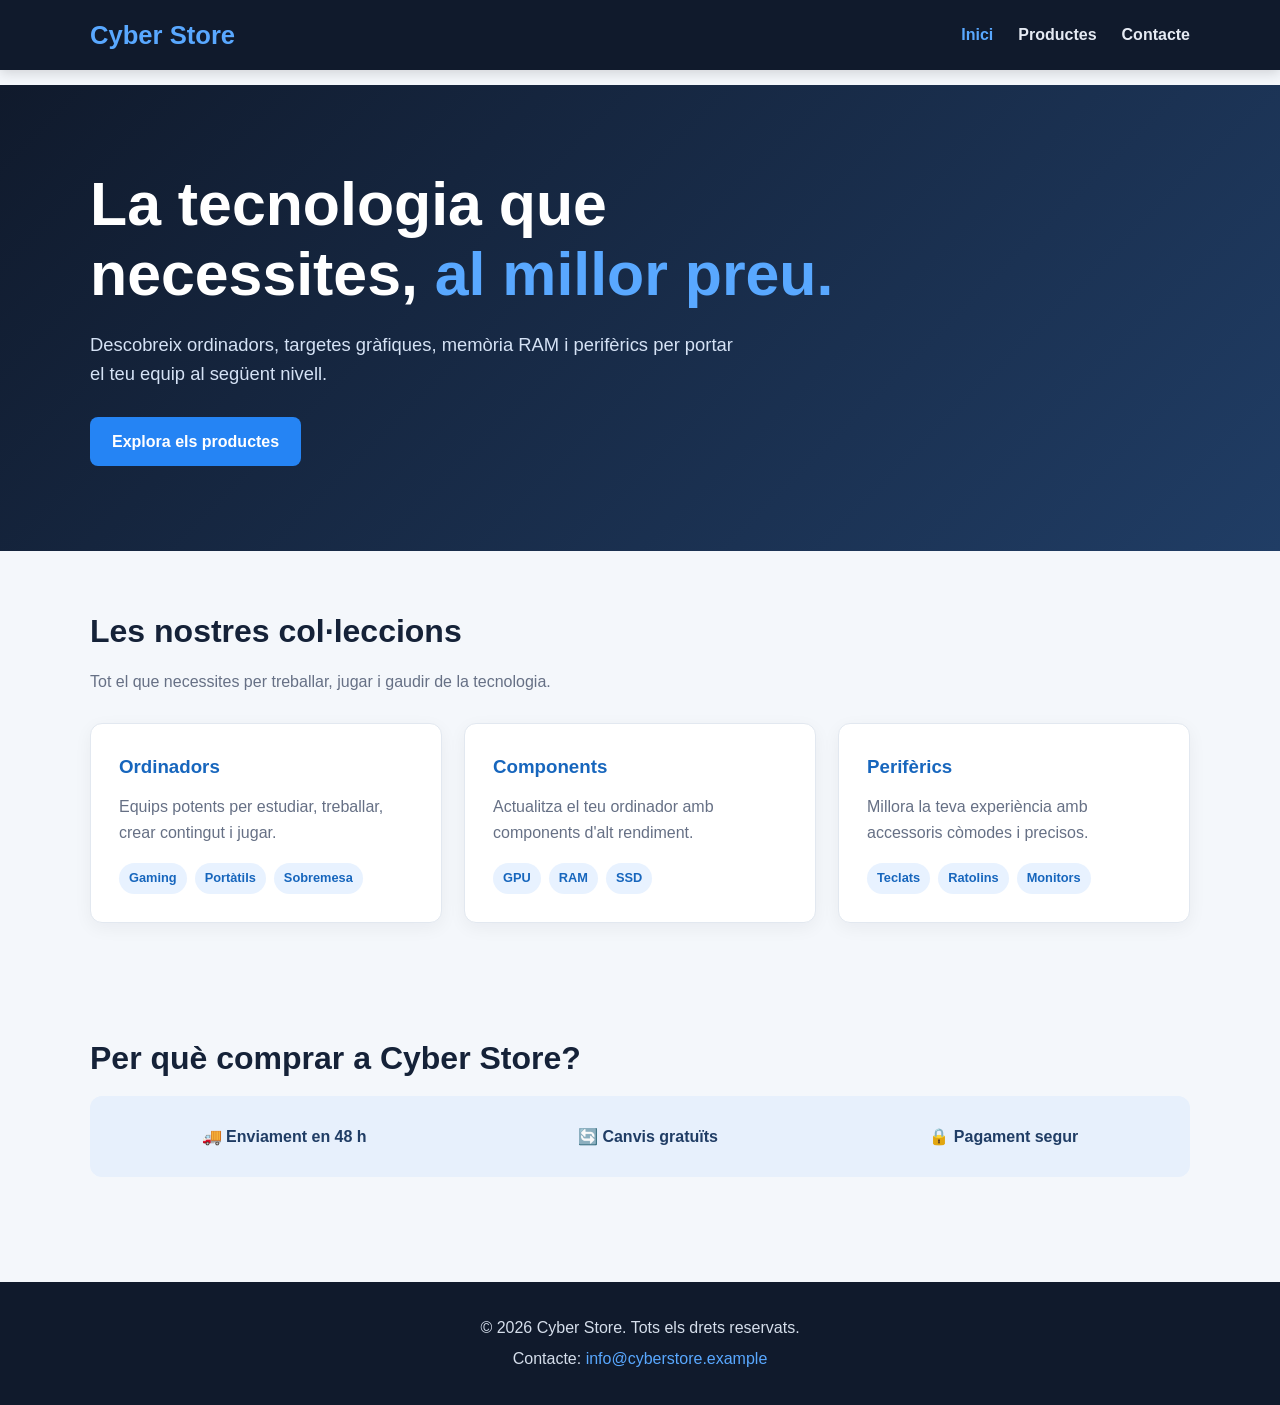
<file: index.html>
<!DOCTYPE html>
<html lang="ca">
<head>
    <meta charset="UTF-8">
    <meta name="viewport" content="width=device-width, initial-scale=1.0">
    <title>Cyber Store | Inici</title>
    <link rel="stylesheet" href="global.css">
</head>
<body>

    <header class="navbar">
        <nav class="nav-container">
            <a href="index.html" class="logo">Cyber Store</a>

            <ul class="nav-links">
                <li><a href="index.html" class="active">Inici</a></li>
                <li><a href="productes.html">Productes</a></li>
                <li><a href="contacte.html">Contacte</a></li>
            </ul>
        </nav>
    </header>

    <main>
        <section class="hero">
            <div class="hero-content">
                <h1>
                    La tecnologia que necessites,
                    <span class="highlight">al millor preu.</span>
                </h1>

                <p>
                    Descobreix ordinadors, targetes gràfiques,
                    memòria RAM i perifèrics per portar el teu
                    equip al següent nivell.
                </p>

                <a href="productes.html" class="btn">
                    Explora els productes
                </a>
            </div>
        </section>

        <section class="section">
            <div class="container">
                <h2 class="section-title">Les nostres col·leccions</h2>

                <p class="section-description">
                    Tot el que necessites per treballar, jugar
                    i gaudir de la tecnologia.
                </p>

                <div class="collection-grid">

                    <article class="collection-card">
                        <h3>Ordinadors</h3>
                        <p>
                            Equips potents per estudiar, treballar,
                            crear contingut i jugar.
                        </p>

                        <div class="tag-list">
                            <span class="tag">Gaming</span>
                            <span class="tag">Portàtils</span>
                            <span class="tag">Sobremesa</span>
                        </div>
                    </article>

                    <article class="collection-card">
                        <h3>Components</h3>
                        <p>
                            Actualitza el teu ordinador amb
                            components d'alt rendiment.
                        </p>

                        <div class="tag-list">
                            <span class="tag">GPU</span>
                            <span class="tag">RAM</span>
                            <span class="tag">SSD</span>
                        </div>
                    </article>

                    <article class="collection-card">
                        <h3>Perifèrics</h3>
                        <p>
                            Millora la teva experiència amb
                            accessoris còmodes i precisos.
                        </p>

                        <div class="tag-list">
                            <span class="tag">Teclats</span>
                            <span class="tag">Ratolins</span>
                            <span class="tag">Monitors</span>
                        </div>
                    </article>

                </div>
            </div>
        </section>

        <section class="section">
            <div class="container">
                <h2 class="section-title">Per què comprar a Cyber Store?</h2>

                <div class="benefits">
                    <div class="benefit">🚚 Enviament en 48 h</div>
                    <div class="benefit">🔄 Canvis gratuïts</div>
                    <div class="benefit">🔒 Pagament segur</div>
                </div>
            </div>
        </section>
    </main>

    <footer class="footer">
        <div class="container">
            <p>&copy; 2026 Cyber Store. Tots els drets reservats.</p>
            <p>
                Contacte:
                <a href="mailto:info@cyberstore.example">
                    info@cyberstore.example
                </a>
            </p>
        </div>
    </footer>

</body>
</html>
</file>
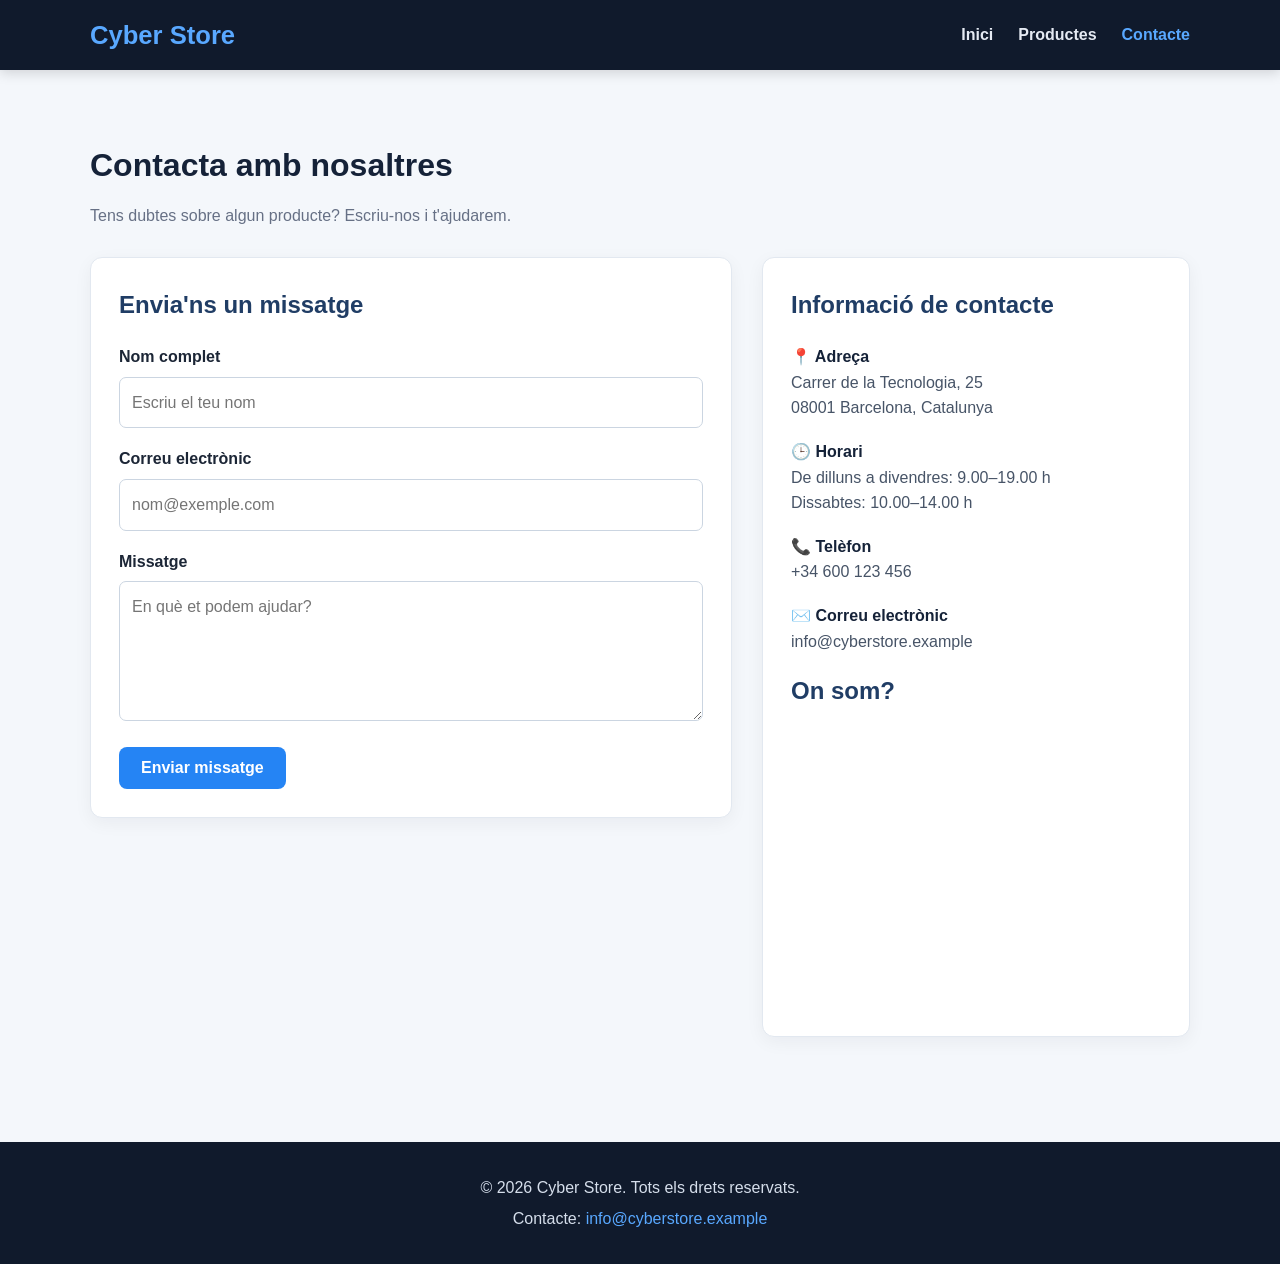
<file: contacte.html>
<!DOCTYPE html>
<html lang="ca">
<head>
    <meta charset="UTF-8">
    <meta name="viewport" content="width=device-width, initial-scale=1.0">
    <title>Cyber Store | Contacte</title>
    <link rel="stylesheet" href="global.css">
</head>
<body>

    <header class="navbar">
        <nav class="nav-container">
            <a href="index.html" class="logo">Cyber Store</a>

            <ul class="nav-links">
                <li><a href="index.html">Inici</a></li>
                <li><a href="productes.html">Productes</a></li>
                <li><a href="contacte.html" class="active">Contacte</a></li>
            </ul>
        </nav>
    </header>

    <main>
        <section class="section">
            <div class="container">
                <h1 class="section-title">Contacta amb nosaltres</h1>

                <p class="section-description">
                    Tens dubtes sobre algun producte?
                    Escriu-nos i t'ajudarem.
                </p>

                <div class="contact-grid">

                    <section class="contact-card">
                        <h2>Envia'ns un missatge</h2>

                        <form action="#" method="post">
                            <div class="form-group">
                                <label for="nom">Nom complet</label>
                                <input
                                    type="text"
                                    id="nom"
                                    name="nom"
                                    placeholder="Escriu el teu nom"
                                    required
                                >
                            </div>

                            <div class="form-group">
                                <label for="email">Correu electrònic</label>
                                <input
                                    type="email"
                                    id="email"
                                    name="email"
                                    placeholder="nom@exemple.com"
                                    required
                                >
                            </div>

                            <div class="form-group">
                                <label for="missatge">Missatge</label>
                                <textarea
                                    id="missatge"
                                    name="missatge"
                                    placeholder="En què et podem ajudar?"
                                    required
                                ></textarea>
                            </div>

                            <button type="submit" class="btn">
                                Enviar missatge
                            </button>
                        </form>
                    </section>

                    <aside class="contact-card">
                        <h2>Informació de contacte</h2>

                        <ul class="contact-details">
                            <li>
                                <strong>📍 Adreça</strong>
                                Carrer de la Tecnologia, 25<br>
                                08001 Barcelona, Catalunya
                            </li>

                            <li>
                                <strong>🕒 Horari</strong>
                                De dilluns a divendres: 9.00–19.00 h<br>
                                Dissabtes: 10.00–14.00 h
                            </li>

                            <li>
                                <strong>📞 Telèfon</strong>
                                +34 600 123 456
                            </li>

                            <li>
                                <strong>✉️ Correu electrònic</strong>
                                info@cyberstore.example
                            </li>
                        </ul>

                        <h2>On som?</h2>

                        <iframe
                            class="map"
                            src="https://maps.google.com/maps?q=Barcelona%2C%20Catalunya&t=&z=13&ie=UTF8&iwloc=&output=embed"
                            title="Mapa de Barcelona"
                            loading="lazy"
                            allowfullscreen
                            referrerpolicy="no-referrer-when-downgrade"
                        ></iframe>
                    </aside>

                </div>
            </div>
        </section>
    </main>

    <footer class="footer">
        <div class="container">
            <p>&copy; 2026 Cyber Store. Tots els drets reservats.</p>
            <p>
                Contacte:
                <a href="mailto:info@cyberstore.example">
                    info@cyberstore.example
                </a>
            </p>
        </div>
    </footer>

</body>
</html>
</file>
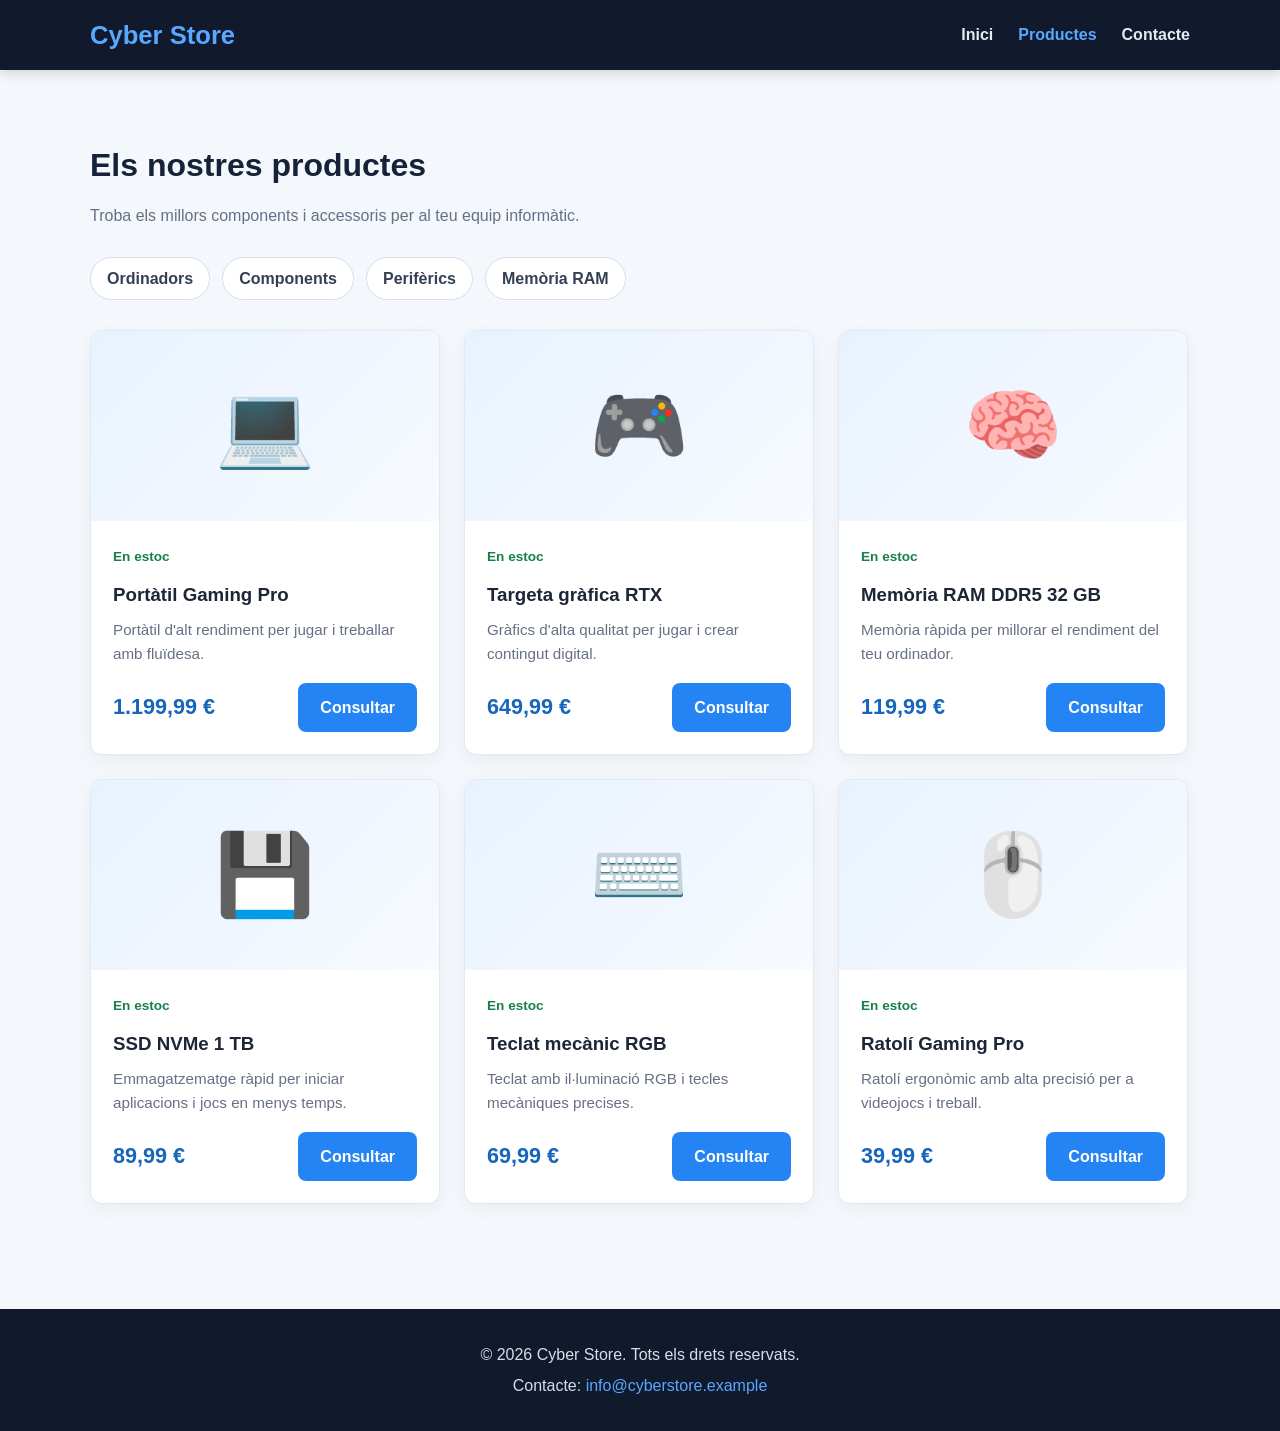
<file: productes.html>
<!DOCTYPE html>
<html lang="ca">
<head>
    <meta charset="UTF-8">
    <meta name="viewport" content="width=device-width, initial-scale=1.0">
    <title>Cyber Store | Productes</title>
    <link rel="stylesheet" href="global.css">
</head>
<body>

    <header class="navbar">
        <nav class="nav-container">
            <a href="index.html" class="logo">Cyber Store</a>

            <ul class="nav-links">
                <li><a href="index.html">Inici</a></li>
                <li><a href="productes.html" class="active">Productes</a></li>
                <li><a href="contacte.html">Contacte</a></li>
            </ul>
        </nav>
    </header>

    <main>
        <section class="section">
            <div class="container">
                <h1 class="section-title">Els nostres productes</h1>

                <p class="section-description">
                    Troba els millors components i accessoris
                    per al teu equip informàtic.
                </p>

                <nav class="filters" aria-label="Categories de productes">
                    <a href="#ordinadors" class="filter-link">Ordinadors</a>
                    <a href="#components" class="filter-link">Components</a>
                    <a href="#periferics" class="filter-link">Perifèrics</a>
                    <a href="#memoria" class="filter-link">Memòria RAM</a>
                </nav>

                <div class="product-grid">

                    <article class="product-card" id="ordinadors">
                        <div class="product-image" role="img"
                             aria-label="Ordinador portàtil">
                            💻
                        </div>

                        <div class="product-info">
                            <span class="stock">En estoc</span>
                            <h3>Portàtil Gaming Pro</h3>
                            <p>
                                Portàtil d'alt rendiment per jugar
                                i treballar amb fluïdesa.
                            </p>

                            <div class="product-bottom">
                                <span class="price">1.199,99 €</span>
                                <a href="contacte.html" class="btn">
                                    Consultar
                                </a>
                            </div>
                        </div>
                    </article>

                    <article class="product-card" id="components">
                        <div class="product-image" role="img"
                             aria-label="Targeta gràfica">
                            🎮
                        </div>

                        <div class="product-info">
                            <span class="stock">En estoc</span>
                            <h3>Targeta gràfica RTX</h3>
                            <p>
                                Gràfics d'alta qualitat per jugar
                                i crear contingut digital.
                            </p>

                            <div class="product-bottom">
                                <span class="price">649,99 €</span>
                                <a href="contacte.html" class="btn">
                                    Consultar
                                </a>
                            </div>
                        </div>
                    </article>

                    <article class="product-card">
                        <div class="product-image" role="img"
                             aria-label="Memòria RAM">
                            🧠
                        </div>

                        <div class="product-info">
                            <span class="stock">En estoc</span>
                            <h3>Memòria RAM DDR5 32 GB</h3>
                            <p>
                                Memòria ràpida per millorar
                                el rendiment del teu ordinador.
                            </p>

                            <div class="product-bottom">
                                <span class="price">119,99 €</span>
                                <a href="contacte.html" class="btn">
                                    Consultar
                                </a>
                            </div>
                        </div>
                    </article>

                    <article class="product-card">
                        <div class="product-image" role="img"
                             aria-label="Disc SSD">
                            💾
                        </div>

                        <div class="product-info">
                            <span class="stock">En estoc</span>
                            <h3>SSD NVMe 1 TB</h3>
                            <p>
                                Emmagatzematge ràpid per iniciar
                                aplicacions i jocs en menys temps.
                            </p>

                            <div class="product-bottom">
                                <span class="price">89,99 €</span>
                                <a href="contacte.html" class="btn">
                                    Consultar
                                </a>
                            </div>
                        </div>
                    </article>

                    <article class="product-card" id="periferics">
                        <div class="product-image" role="img"
                             aria-label="Teclat mecànic">
                            ⌨️
                        </div>

                        <div class="product-info">
                            <span class="stock">En estoc</span>
                            <h3>Teclat mecànic RGB</h3>
                            <p>
                                Teclat amb il·luminació RGB
                                i tecles mecàniques precises.
                            </p>

                            <div class="product-bottom">
                                <span class="price">69,99 €</span>
                                <a href="contacte.html" class="btn">
                                    Consultar
                                </a>
                            </div>
                        </div>
                    </article>

                    <article class="product-card">
                        <div class="product-image" role="img"
                             aria-label="Ratolí gaming">
                            🖱️
                        </div>

                        <div class="product-info">
                            <span class="stock">En estoc</span>
                            <h3>Ratolí Gaming Pro</h3>
                            <p>
                                Ratolí ergonòmic amb alta precisió
                                per a videojocs i treball.
                            </p>

                            <div class="product-bottom">
                                <span class="price">39,99 €</span>
                                <a href="contacte.html" class="btn">
                                    Consultar
                                </a>
                            </div>
                        </div>
                    </article>

                </div>
            </div>
        </section>
    </main>

    <footer class="footer">
        <div class="container">
            <p>&copy; 2026 Cyber Store. Tots els drets reservats.</p>
            <p>
                Contacte:
                <a href="mailto:info@cyberstore.example">
                    info@cyberstore.example
                </a>
            </p>
        </div>
    </footer>

</body>
</html>
</file>
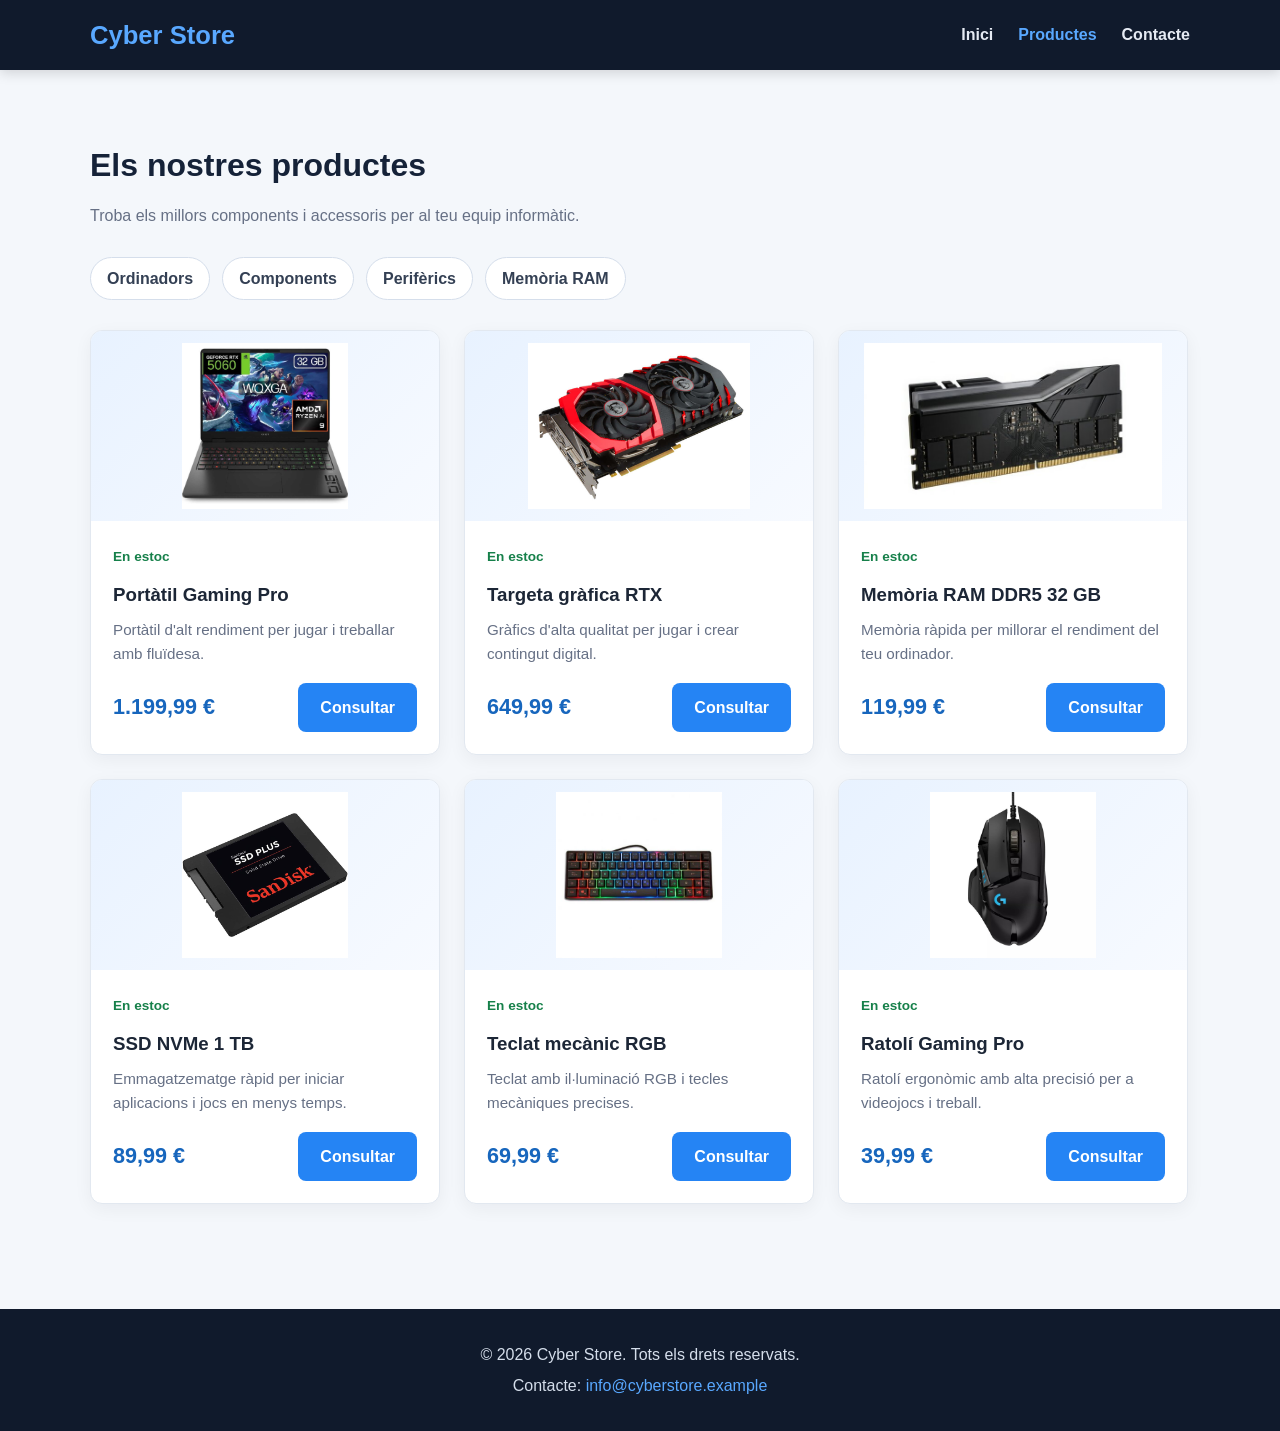
<file: exercici-Posicio/productes.html>
<!DOCTYPE html>
<html lang="ca">
<head>
    <meta charset="UTF-8">
    <meta name="viewport" content="width=device-width, initial-scale=1.0">
    <title>Cyber Store | Productes</title>
    <link rel="stylesheet" href="global.css">
</head>
<body>

    <header class="navbar">
        <nav class="nav-container">
            <a href="index.html" class="logo">Cyber Store</a>

            <ul class="nav-links">
                <li><a href="index.html">Inici</a></li>
                <li><a href="productes.html" class="active">Productes</a></li>
                <li><a href="contacte.html">Contacte</a></li>
            </ul>
        </nav>
    </header>

    <main>
        <section class="section">
            <div class="container">
                <h1 class="section-title">Els nostres productes</h1>

                <p class="section-description">
                    Troba els millors components i accessoris
                    per al teu equip informàtic.
                </p>

                <nav class="filters" aria-label="Categories de productes">
                    <a href="#ordinadors" class="filter-link">Ordinadors</a>
                    <a href="#components" class="filter-link">Components</a>
                    <a href="#periferics" class="filter-link">Perifèrics</a>
                    <a href="#memoria" class="filter-link">Memòria RAM</a>
                </nav>

                <div class="product-grid">

                    <!-- PORTÀTIL -->
                    <article class="product-card" id="ordinadors">
                        <div class="product-image">
                            <img src="img/portatil.jpg"
                                 alt="Ordinador portàtil gaming">
                        </div>

                        <div class="product-info">
                            <span class="stock">En estoc</span>
                            <h3>Portàtil Gaming Pro</h3>
                            <p>
                                Portàtil d'alt rendiment per jugar
                                i treballar amb fluïdesa.
                            </p>

                            <div class="product-bottom">
                                <span class="price">1.199,99 €</span>
                                <a href="contacte.html" class="btn">
                                    Consultar
                                </a>
                            </div>
                        </div>
                    </article>

                    <!-- TARGETA GRÀFICA -->
                    <article class="product-card" id="components">
                        <div class="product-image">
                            <img src="img/tarjeta-grafica.jpg"
                                 alt="Targeta gràfica gaming">
                        </div>

                        <div class="product-info">
                            <span class="stock">En estoc</span>
                            <h3>Targeta gràfica RTX</h3>
                            <p>
                                Gràfics d'alta qualitat per jugar
                                i crear contingut digital.
                            </p>

                            <div class="product-bottom">
                                <span class="price">649,99 €</span>
                                <a href="contacte.html" class="btn">
                                    Consultar
                                </a>
                            </div>
                        </div>
                    </article>

                    <!-- MEMÒRIA RAM -->
                    <article class="product-card" id="memoria">
                        <div class="product-image">
                            <img src="img/ram.jpg"
                                 alt="Memòria RAM DDR5 de 32 GB">
                        </div>

                        <div class="product-info">
                            <span class="stock">En estoc</span>
                            <h3>Memòria RAM DDR5 32 GB</h3>
                            <p>
                                Memòria ràpida per millorar
                                el rendiment del teu ordinador.
                            </p>

                            <div class="product-bottom">
                                <span class="price">119,99 €</span>
                                <a href="contacte.html" class="btn">
                                    Consultar
                                </a>
                            </div>
                        </div>
                    </article>

                    <!-- DISC SSD -->
                    <article class="product-card">
                        <div class="product-image">
                            <img src="img/ssd.jpg"
                                 alt="Disc SSD NVMe d'1 TB">
                        </div>

                        <div class="product-info">
                            <span class="stock">En estoc</span>
                            <h3>SSD NVMe 1 TB</h3>
                            <p>
                                Emmagatzematge ràpid per iniciar
                                aplicacions i jocs en menys temps.
                            </p>

                            <div class="product-bottom">
                                <span class="price">89,99 €</span>
                                <a href="contacte.html" class="btn">
                                    Consultar
                                </a>
                            </div>
                        </div>
                    </article>

                    <!-- TECLAT -->
                    <article class="product-card" id="periferics">
                        <div class="product-image">
                            <img src="img/teclado.jpg"
                                 alt="Teclat mecànic amb il·luminació RGB">
                        </div>

                        <div class="product-info">
                            <span class="stock">En estoc</span>
                            <h3>Teclat mecànic RGB</h3>
                            <p>
                                Teclat amb il·luminació RGB
                                i tecles mecàniques precises.
                            </p>

                            <div class="product-bottom">
                                <span class="price">69,99 €</span>
                                <a href="contacte.html" class="btn">
                                    Consultar
                                </a>
                            </div>
                        </div>
                    </article>

                    <!-- RATOLÍ -->
                    <article class="product-card">
                        <div class="product-image">
                            <img src="img/raton.jpg"
                                 alt="Ratolí gaming ergonòmic">
                        </div>

                        <div class="product-info">
                            <span class="stock">En estoc</span>
                            <h3>Ratolí Gaming Pro</h3>
                            <p>
                                Ratolí ergonòmic amb alta precisió
                                per a videojocs i treball.
                            </p>

                            <div class="product-bottom">
                                <span class="price">39,99 €</span>
                                <a href="contacte.html" class="btn">
                                    Consultar
                                </a>
                            </div>
                        </div>
                    </article>

                </div>
            </div>
        </section>
    </main>

    <footer class="footer">
        <div class="container">
            <p>&copy; 2026 Cyber Store. Tots els drets reservats.</p>
            <p>
                Contacte:
                <a href="mailto:info@cyberstore.example">
                    info@cyberstore.example
                </a>
            </p>
        </div>
    </footer>

</body>
</html>
</file>
<file: global.css>
/* ESTILS GENERALS */

* {
    box-sizing: border-box;
    margin: 0;
    padding: 0;
}

html {
    scroll-behavior: smooth;
}

body {
    font-family: Arial, Helvetica, sans-serif;
    background-color: #f4f7fb;
    color: #1c2636;
    line-height: 1.6;
}

a {
    color: inherit;
    text-decoration: none;
}

img {
    max-width: 100%;
    display: block;
}

main {
    margin-top: 85px;
    min-height: 70vh;
}

.container {
    max-width: 1100px;
    width: 90%;
    margin: 0 auto;
}

.section {
    padding: 55px 0;
}

.section-title {
    font-size: 2rem;
    margin-bottom: 12px;
    color: #152238;
}

.section-description {
    color: #667085;
    margin-bottom: 28px;
}

/* MENÚ FIX */

.navbar {
    position: fixed;
    top: 0;
    left: 0;
    width: 100%;
    z-index: 1000;
    background-color: #101a2c;
    color: white;
    box-shadow: 0 3px 12px rgba(0, 0, 0, 0.15);
}

.nav-container {
    max-width: 1100px;
    width: 90%;
    min-height: 70px;
    margin: 0 auto;
    display: flex;
    justify-content: space-between;
    align-items: center;
    gap: 20px;
}

.logo {
    font-size: 1.6rem;
    font-weight: bold;
    color: #59a8ff;
}

.nav-links {
    display: flex;
    align-items: center;
    gap: 25px;
    list-style: none;
}

.nav-links a {
    color: #e5eaf3;
    font-weight: bold;
    transition: color 0.2s;
}

.nav-links a:hover,
.nav-links a.active {
    color: #59a8ff;
}

/* BOTONS */

.btn {
    display: inline-block;
    border: none;
    border-radius: 8px;
    padding: 12px 22px;
    background-color: #2584f4;
    color: white;
    font-size: 1rem;
    font-weight: bold;
    cursor: pointer;
    transition: background-color 0.2s, transform 0.2s;
}

.btn:hover {
    background-color: #1266cb;
    transform: translateY(-2px);
}

.btn-secondary {
    background-color: #e5efff;
    color: #1766bd;
}

.btn-secondary:hover {
    background-color: #d1e3ff;
}

/* PÀGINA PRINCIPAL */

.hero {
    padding: 85px 0;
    background: linear-gradient(135deg, #101a2c, #203d65);
    color: white;
}

.hero-content {
    max-width: 1100px;
    width: 90%;
    margin: 0 auto;
}

.hero h1 {
    max-width: 750px;
    font-size: clamp(2.2rem, 5vw, 3.8rem);
    line-height: 1.15;
    margin-bottom: 20px;
}

.hero p {
    max-width: 650px;
    font-size: 1.15rem;
    color: #d5e2f5;
    margin-bottom: 28px;
}

.hero .highlight {
    color: #59a8ff;
}

.collection-grid {
    display: grid;
    grid-template-columns: repeat(3, 1fr);
    gap: 22px;
}

.collection-card {
    background-color: white;
    padding: 28px;
    border-radius: 12px;
    border: 1px solid #e2e8f0;
    box-shadow: 0 5px 18px rgba(16, 26, 44, 0.05);
}

.collection-card h3 {
    margin-bottom: 12px;
    color: #1766bd;
}

.collection-card p {
    color: #667085;
    margin-bottom: 18px;
}

.tag-list {
    display: flex;
    flex-wrap: wrap;
    gap: 8px;
}

.tag {
    display: inline-block;
    padding: 5px 10px;
    border-radius: 20px;
    background-color: #e8f2ff;
    color: #1766bd;
    font-size: 0.8rem;
    font-weight: bold;
}

.benefits {
    display: flex;
    justify-content: space-around;
    align-items: center;
    flex-wrap: wrap;
    gap: 18px;
    padding: 28px 15px;
    background-color: #e7f0fc;
    border-radius: 12px;
    text-align: center;
}

.benefit {
    font-weight: bold;
    color: #203d65;
}

/* =========================
   PÀGINA DE PRODUCTES
========================= */

.filters {
    display: flex;
    flex-wrap: wrap;
    gap: 12px;
    margin: 25px 0 30px;
}

.filter-link {
    display: inline-block;
    padding: 8px 16px;
    border: 1px solid #d5deeb;
    border-radius: 25px;
    background-color: white;
    color: #344054;
    font-weight: bold;
}

.filter-link:hover,
.filter-link.active {
    background-color: #2584f4;
    color: white;
    border-color: #2584f4;
}

.product-grid {
    display: flex;
    flex-wrap: wrap;
    gap: 24px;
}

.product-card {
    flex: 1 1 260px;
    min-width: 0;
    max-width: 350px;
    overflow: hidden;
    background-color: white;
    border: 1px solid #e2e8f0;
    border-radius: 12px;
    box-shadow: 0 5px 18px rgba(16, 26, 44, 0.05);
    transition: transform 0.2s, box-shadow 0.2s;
}

.product-card:hover {
    transform: translateY(-5px);
    box-shadow: 0 10px 25px rgba(16, 26, 44, 0.12);
}

.product-image {
    height: 190px;
    display: flex;
    justify-content: center;
    align-items: center;
    background: linear-gradient(135deg, #e8f2ff, #f7faff);
    font-size: 5rem;
}

.product-info {
    padding: 22px;
}

.product-info h3 {
    margin-bottom: 8px;
}

.product-info p {
    color: #667085;
    font-size: 0.95rem;
    margin-bottom: 16px;
}

.product-bottom {
    display: flex;
    justify-content: space-between;
    align-items: center;
    gap: 10px;
}

.price {
    font-size: 1.35rem;
    font-weight: bold;
    color: #1766bd;
}

.stock {
    display: inline-block;
    margin-bottom: 12px;
    color: #16804a;
    font-size: 0.85rem;
    font-weight: bold;
}

/* =========================
   PÀGINA DE CONTACTE
========================= */

.contact-grid {
    display: grid;
    grid-template-columns: 1.2fr 0.8fr;
    gap: 30px;
    align-items: start;
}

.contact-card {
    background-color: white;
    padding: 28px;
    border-radius: 12px;
    border: 1px solid #e2e8f0;
    box-shadow: 0 5px 18px rgba(16, 26, 44, 0.05);
}

.contact-card h2 {
    margin-bottom: 20px;
    color: #203d65;
}

.form-group {
    margin-bottom: 18px;
}

.form-group label {
    display: block;
    font-weight: bold;
    margin-bottom: 7px;
}

.form-group input,
.form-group textarea {
    width: 100%;
    padding: 12px;
    border: 1px solid #cbd5e1;
    border-radius: 7px;
    font: inherit;
    background-color: #fff;
}

.form-group input:focus,
.form-group textarea:focus {
    outline: 2px solid #2584f4;
    border-color: transparent;
}

.form-group textarea {
    min-height: 140px;
    resize: vertical;
}

.contact-details {
    list-style: none;
}

.contact-details li {
    margin-bottom: 18px;
    color: #475467;
}

.contact-details strong {
    display: block;
    color: #152238;
}

.map {
    width: 100%;
    height: 250px;
    border: 0;
    border-radius: 10px;
    margin-top: 20px;
}

/* =========================
   PEU DE PÀGINA
========================= */

.footer {
    margin-top: 50px;
    padding: 28px 0;
    background-color: #101a2c;
    color: #d5deeb;
    text-align: center;
}

.footer p {
    margin: 5px 0;
}

.footer a {
    color: #59a8ff;
}

/* =========================
   DISSENY RESPONSIVE
========================= */

@media (max-width: 768px) {
    .nav-container {
        flex-direction: column;
        justify-content: center;
        padding: 12px 0;
        gap: 8px;
    }

    .nav-links {
        gap: 18px;
        flex-wrap: wrap;
        justify-content: center;
    }

    main {
        margin-top: 115px;
    }

    .hero {
        padding: 60px 0;
    }

    .collection-grid {
        grid-template-columns: 1fr;
    }

    .contact-grid {
        grid-template-columns: 1fr;
    }

    .benefits {
        flex-direction: column;
    }

    .product-card {
        max-width: none;
    }
}

@media (max-width: 420px) {
    .nav-links {
        gap: 12px;
        font-size: 0.9rem;
    }

    .logo {
        font-size: 1.4rem;
    }

    .section-title {
        font-size: 1.65rem;
    }

    .product-bottom {
        align-items: flex-start;
        flex-direction: column;
    }
}
</file>
<file: exercici-Posicio/global.css>
/* ESTILS GENERALS */

* {
    box-sizing: border-box;
    margin: 0;
    padding: 0;
}

html {
    scroll-behavior: smooth;
}

body {
    font-family: Arial, Helvetica, sans-serif;
    background-color: #f4f7fb;
    color: #1c2636;
    line-height: 1.6;
}

a {
    color: inherit;
    text-decoration: none;
}

img {
    max-width: 100%;
    display: block;
}

main {
    margin-top: 85px;
    min-height: 70vh;
}

.container {
    max-width: 1100px;
    width: 90%;
    margin: 0 auto;
}

.section {
    padding: 55px 0;
}

.section-title {
    font-size: 2rem;
    margin-bottom: 12px;
    color: #152238;
}

.section-description {
    color: #667085;
    margin-bottom: 28px;
}

/* MENÚ FIX */

.navbar {
    position: fixed;
    top: 0;
    left: 0;
    width: 100%;
    z-index: 1000;
    background-color: #101a2c;
    color: white;
    box-shadow: 0 3px 12px rgba(0, 0, 0, 0.15);
}

.nav-container {
    max-width: 1100px;
    width: 90%;
    min-height: 70px;
    margin: 0 auto;
    display: flex;
    justify-content: space-between;
    align-items: center;
    gap: 20px;
}

.logo {
    font-size: 1.6rem;
    font-weight: bold;
    color: #59a8ff;
}

.nav-links {
    display: flex;
    align-items: center;
    gap: 25px;
    list-style: none;
}

.nav-links a {
    color: #e5eaf3;
    font-weight: bold;
    transition: color 0.2s;
}

.nav-links a:hover,
.nav-links a.active {
    color: #59a8ff;
}

/* BOTONS */

.btn {
    display: inline-block;
    border: none;
    border-radius: 8px;
    padding: 12px 22px;
    background-color: #2584f4;
    color: white;
    font-size: 1rem;
    font-weight: bold;
    cursor: pointer;
    transition: background-color 0.2s, transform 0.2s;
}

.btn:hover {
    background-color: #1266cb;
    transform: translateY(-2px);
}

.btn-secondary {
    background-color: #e5efff;
    color: #1766bd;
}

.btn-secondary:hover {
    background-color: #d1e3ff;
}

/* PÀGINA PRINCIPAL */

.hero {
    padding: 85px 0;
    background: linear-gradient(135deg, #101a2c, #203d65);
    color: white;
}

.hero-content {
    max-width: 1100px;
    width: 90%;
    margin: 0 auto;
}

.hero h1 {
    max-width: 750px;
    font-size: clamp(2.2rem, 5vw, 3.8rem);
    line-height: 1.15;
    margin-bottom: 20px;
}

.hero p {
    max-width: 650px;
    font-size: 1.15rem;
    color: #d5e2f5;
    margin-bottom: 28px;
}

.hero .highlight {
    color: #59a8ff;
}

.collection-grid {
    display: grid;
    grid-template-columns: repeat(3, 1fr);
    gap: 22px;
}

.collection-card {
    background-color: white;
    padding: 28px;
    border-radius: 12px;
    border: 1px solid #e2e8f0;
    box-shadow: 0 5px 18px rgba(16, 26, 44, 0.05);
}

.collection-card h3 {
    margin-bottom: 12px;
    color: #1766bd;
}

.collection-card p {
    color: #667085;
    margin-bottom: 18px;
}

.tag-list {
    display: flex;
    flex-wrap: wrap;
    gap: 8px;
}

.tag {
    display: inline-block;
    padding: 5px 10px;
    border-radius: 20px;
    background-color: #e8f2ff;
    color: #1766bd;
    font-size: 0.8rem;
    font-weight: bold;
}

.benefits {
    display: flex;
    justify-content: space-around;
    align-items: center;
    flex-wrap: wrap;
    gap: 18px;
    padding: 28px 15px;
    background-color: #e7f0fc;
    border-radius: 12px;
    text-align: center;
}

.benefit {
    font-weight: bold;
    color: #203d65;
}

/* =========================
   PÀGINA DE PRODUCTES
========================= */

.filters {
    display: flex;
    flex-wrap: wrap;
    gap: 12px;
    margin: 25px 0 30px;
}

.filter-link {
    display: inline-block;
    padding: 8px 16px;
    border: 1px solid #d5deeb;
    border-radius: 25px;
    background-color: white;
    color: #344054;
    font-weight: bold;
}

.filter-link:hover,
.filter-link.active {
    background-color: #2584f4;
    color: white;
    border-color: #2584f4;
}

.product-grid {
    display: flex;
    flex-wrap: wrap;
    gap: 24px;
}

.product-card {
    flex: 1 1 260px;
    min-width: 0;
    max-width: 350px;
    overflow: hidden;
    background-color: white;
    border: 1px solid #e2e8f0;
    border-radius: 12px;
    box-shadow: 0 5px 18px rgba(16, 26, 44, 0.05);
    transition: transform 0.2s, box-shadow 0.2s;
}

.product-card:hover {
    transform: translateY(-5px);
    box-shadow: 0 10px 25px rgba(16, 26, 44, 0.12);
}

.product-image {
    height: 190px;
    display: flex;
    justify-content: center;
    align-items: center;
    background: linear-gradient(135deg, #e8f2ff, #f7faff);
    overflow: hidden;
}

.product-image img {
    width: 100%;
    height: 100%;
    object-fit: contain;
    padding: 12px;
    display: block;
}

.product-info {
    padding: 22px;
}

.product-info h3 {
    margin-bottom: 8px;
}

.product-info p {
    color: #667085;
    font-size: 0.95rem;
    margin-bottom: 16px;
}

.product-bottom {
    display: flex;
    justify-content: space-between;
    align-items: center;
    gap: 10px;
}

.price {
    font-size: 1.35rem;
    font-weight: bold;
    color: #1766bd;
}

.stock {
    display: inline-block;
    margin-bottom: 12px;
    color: #16804a;
    font-size: 0.85rem;
    font-weight: bold;
}

/* =========================
   PÀGINA DE CONTACTE
========================= */

.contact-grid {
    display: grid;
    grid-template-columns: 1.2fr 0.8fr;
    gap: 30px;
    align-items: start;
}

.contact-card {
    background-color: white;
    padding: 28px;
    border-radius: 12px;
    border: 1px solid #e2e8f0;
    box-shadow: 0 5px 18px rgba(16, 26, 44, 0.05);
}

.contact-card h2 {
    margin-bottom: 20px;
    color: #203d65;
}

.form-group {
    margin-bottom: 18px;
}

.form-group label {
    display: block;
    font-weight: bold;
    margin-bottom: 7px;
}

.form-group input,
.form-group textarea {
    width: 100%;
    padding: 12px;
    border: 1px solid #cbd5e1;
    border-radius: 7px;
    font: inherit;
    background-color: #fff;
}

.form-group input:focus,
.form-group textarea:focus {
    outline: 2px solid #2584f4;
    border-color: transparent;
}

.form-group textarea {
    min-height: 140px;
    resize: vertical;
}

.contact-details {
    list-style: none;
}

.contact-details li {
    margin-bottom: 18px;
    color: #475467;
}

.contact-details strong {
    display: block;
    color: #152238;
}

.map {
    width: 100%;
    height: 250px;
    border: 0;
    border-radius: 10px;
    margin-top: 20px;
}

/* =========================
   PEU DE PÀGINA
========================= */

.footer {
    margin-top: 50px;
    padding: 28px 0;
    background-color: #101a2c;
    color: #d5deeb;
    text-align: center;
}

.footer p {
    margin: 5px 0;
}

.footer a {
    color: #59a8ff;
}

/* =========================
   DISSENY RESPONSIVE
========================= */

@media (max-width: 768px) {
    .nav-container {
        flex-direction: column;
        justify-content: center;
        padding: 12px 0;
        gap: 8px;
    }

    .nav-links {
        gap: 18px;
        flex-wrap: wrap;
        justify-content: center;
    }

    main {
        margin-top: 115px;
    }

    .hero {
        padding: 60px 0;
    }

    .collection-grid {
        grid-template-columns: 1fr;
    }

    .contact-grid {
        grid-template-columns: 1fr;
    }

    .benefits {
        flex-direction: column;
    }

    .product-card {
        max-width: none;
    }
}

@media (max-width: 420px) {
    .nav-links {
        gap: 12px;
        font-size: 0.9rem;
    }

    .logo {
        font-size: 1.4rem;
    }

    .section-title {
        font-size: 1.65rem;
    }

    .product-bottom {
        align-items: flex-start;
        flex-direction: column;
    }
}
</file>
